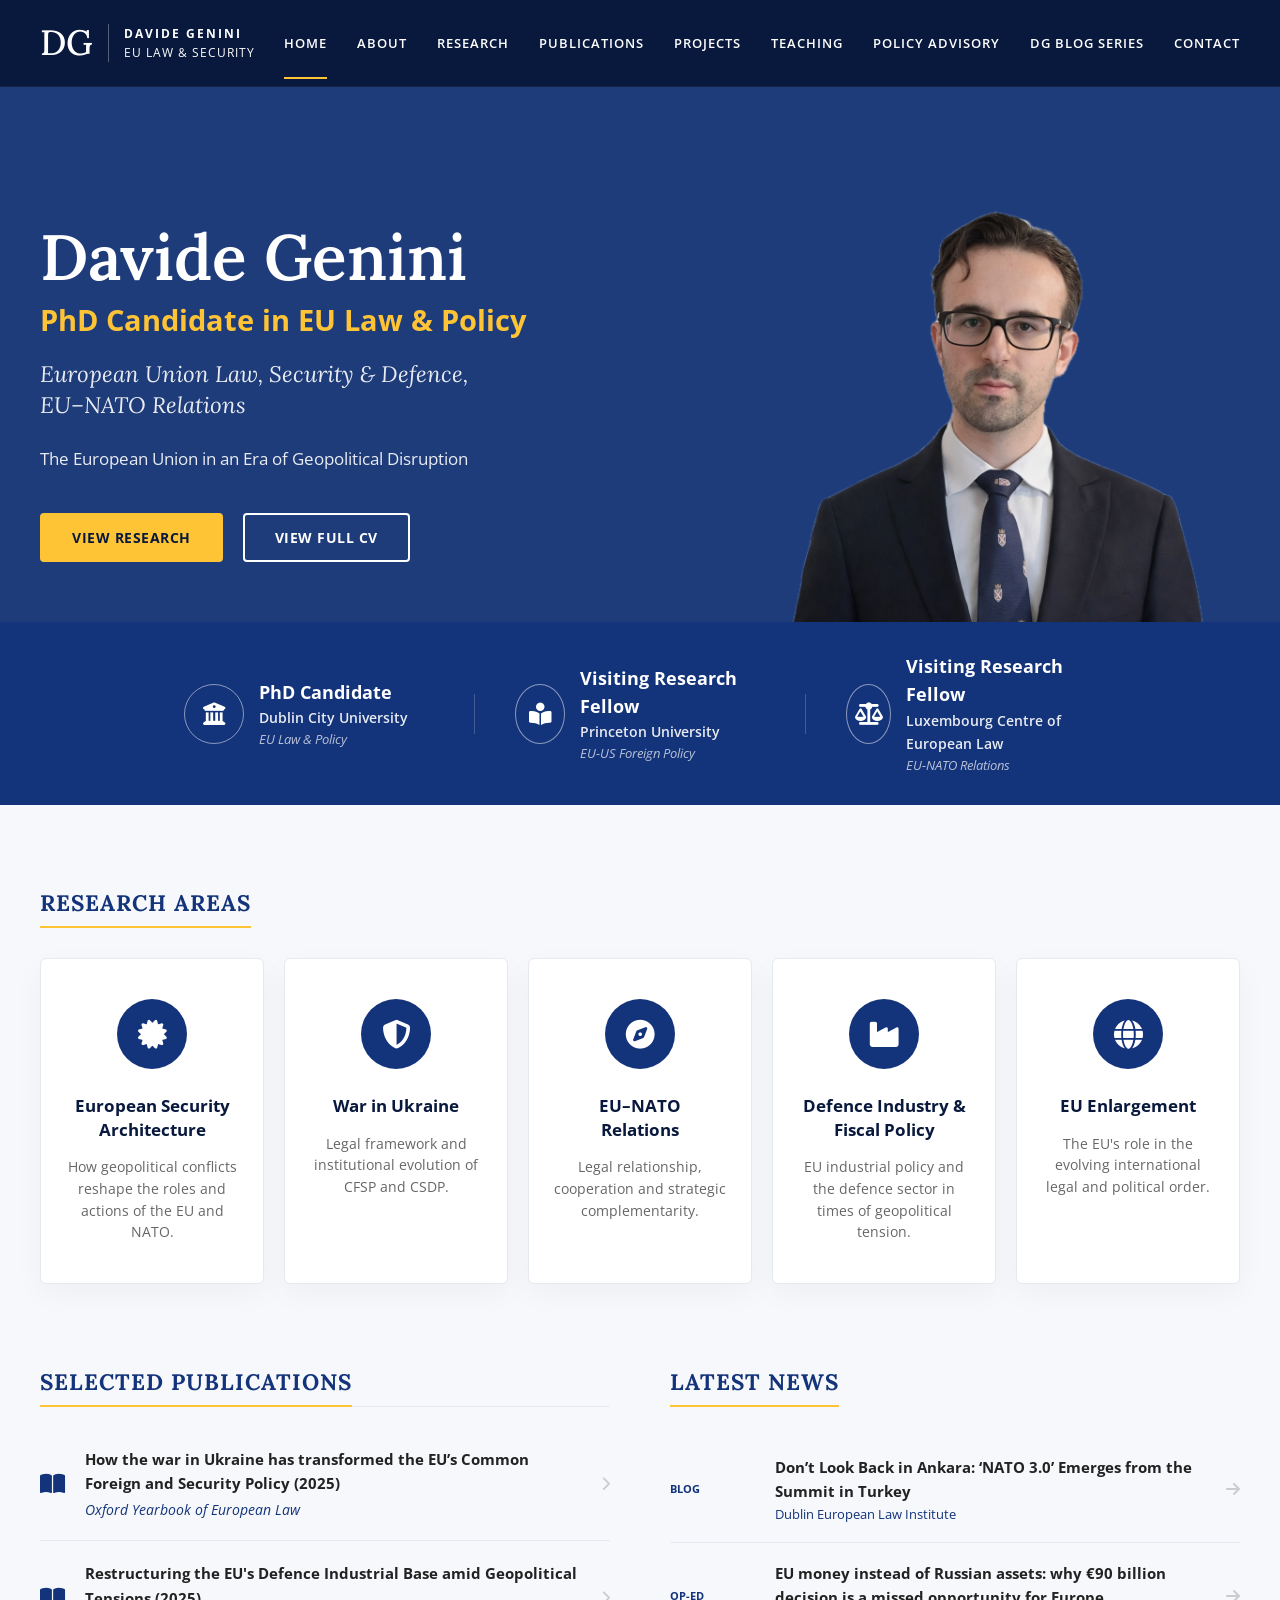
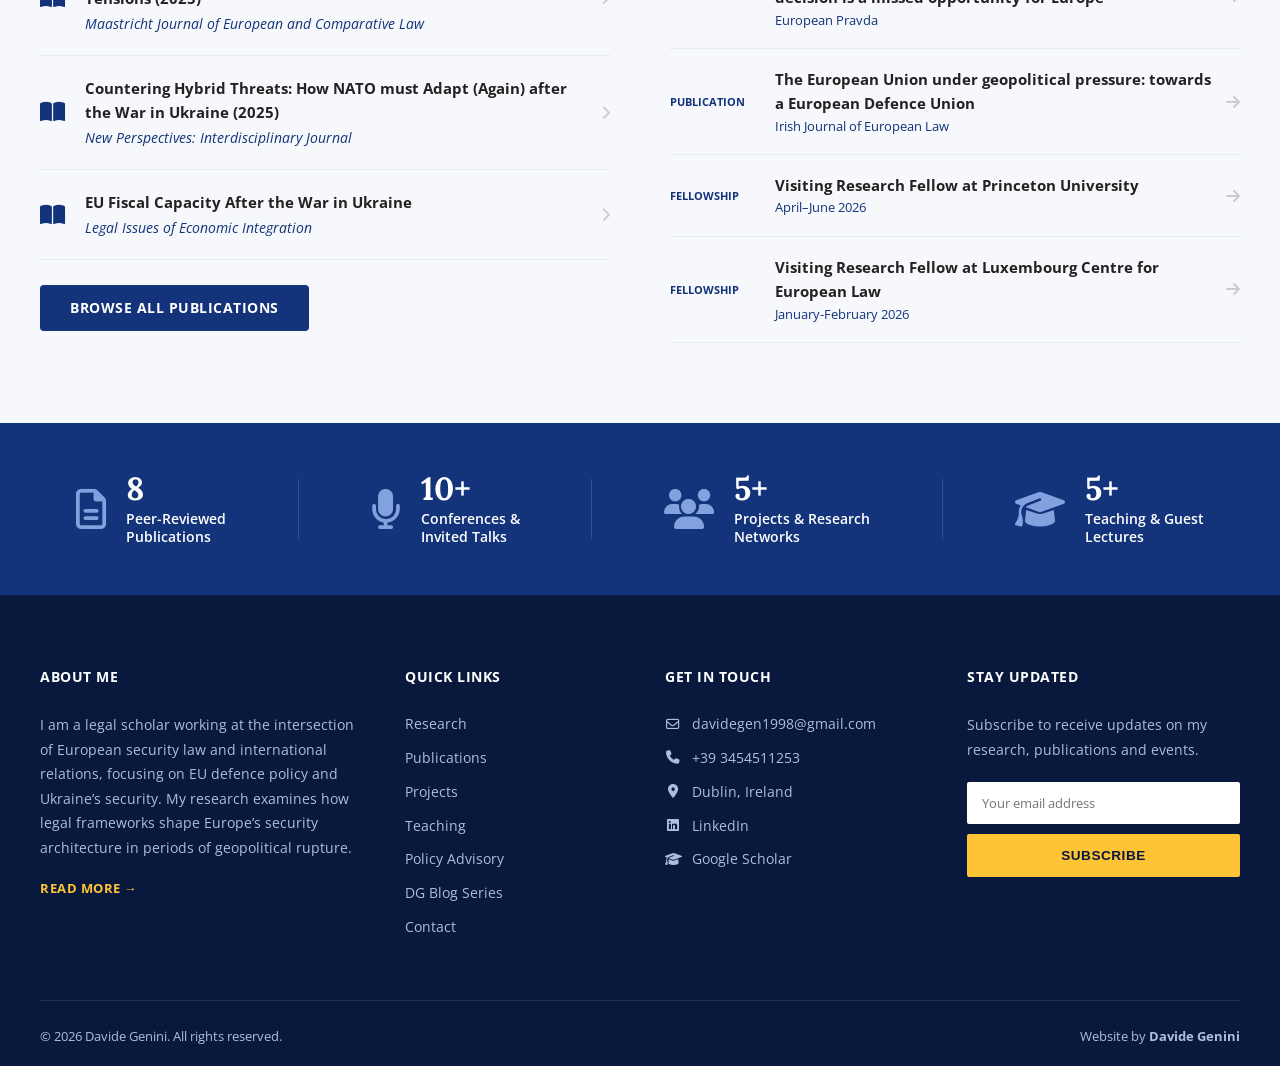
<file: index.html>
<!DOCTYPE html>
<html lang="en">
<head>
    <meta charset="UTF-8">
    <meta name="viewport" content="width=device-width, initial-scale=1.0">
    <title>Davide Genini | EU Law & Security</title>
    <link rel="stylesheet" href="styles.css">
    <link href="https://fonts.googleapis.com/css2?family=Lora:ital,wght@0,500;0,600;1,500&family=Open+Sans:wght@400;600;700&display=swap" rel="stylesheet">
    <link rel="stylesheet" href="https://cdnjs.cloudflare.com/ajax/libs/font-awesome/6.4.0/css/all.min.css">
</head>
<body>

<header>
    <nav class="navbar">
        <a href="index.html" class="logo">
            <h2 class="serif-font">DG</h2>
            <div class="logo-text">
            <strong>DAVIDE GENINI</strong>
            <span>EU LAW & SECURITY</span>
            </div>
        </a>
        <ul class="nav-links">
            <li><a href="#" class="active">HOME</a></li>
            <li><a href="about.html">ABOUT</a></li>
            <li><a href="#research">RESEARCH</a></li>
            <li><a href="#publications">PUBLICATIONS</a></li>
            <li><a href="#projects">PROJECTS</a></li>
            <li><a href="#teaching">TEACHING</a></li>
            <li><a href="advisory.html">POLICY ADVISORY</a></li>
            <li><a href="#blogseries">DG BLOG SERIES</a></li>
            <li><a href="#contact">CONTACT</a></li>
        </ul>
    </nav>
</header>

<section class="hero">
    <div class="hero-content">
        <div class="hero-text">
            <h1 class="serif-font">Davide Genini</h1>
            <h2 class="highlight-gold">PhD Candidate in EU Law & Policy</h2>
            <h3 class="serif-font italic-sub">European Union Law, Security & Defence,<br>EU–NATO Relations</h3>
            <p>The European Union in an Era of Geopolitical Disruption</p>
                <div class="buttons">
                    <a href="#research" class="btn primary">VIEW RESEARCH</a>
                    <a href="assets/Davide_Genini_CV.pdf" class="btn secondary" target="_blank">VIEW FULL CV</a>
                </div>
        </div>
        <div class="hero-image">
            <img src="assets/profile.png" alt="Davide Genini">
        </div>
    </div>
</section>

<section class="info-bar">
    <div class="info-item">
        <div class="icon-circle"><i class="fa-solid fa-building-columns"></i></div>
        <div class="info-text">
            <strong>PhD Candidate</strong>
            <span>Dublin City University</span>
            <small>EU Law & Policy</small>
        </div>
    </div>
    <div class="separator"></div>
    <div class="info-item">
        <div class="icon-circle"><i class="fa-solid fa-book-open-reader"></i></div>
        <div class="info-text">
            <strong>Visiting Research Fellow</strong>
            <span>Princeton University</span>
            <small>EU-US Foreign Policy</small>
        </div>
    </div>
    <div class="separator"></div>
    <div class="info-item">
        <div class="icon-circle"><i class="fa-solid fa-scale-balanced"></i></div>
        <div class="info-text">
            <strong>Visiting Research Fellow</strong>
            <span>Luxembourg Centre of European Law</span>
            <small>EU-NATO Relations</small>
        </div>
    </div>
</section>

<section id="research" class="research">
    <h2 class="section-title serif-font">RESEARCH AREAS</h2>
    <div class="cards">
        <div class="card">
            <div class="card-icon"><i class="fa-solid fa-certificate"></i></div>
            <h3 class="sans-bold">European Security<br>Architecture</h3>
            <p>How geopolitical conflicts reshape the roles and actions of the EU and NATO.</p>
        </div>
        <div class="card">
            <div class="card-icon"><i class="fa-solid fa-shield-halved"></i></div>
            <h3 class="sans-bold">War in Ukraine</h3>
            <p>Legal framework and institutional evolution of CFSP and CSDP.</p>
        </div>
        <div class="card">
            <div class="card-icon"><i class="fa-solid fa-compass"></i></div>
            <h3 class="sans-bold">EU–NATO<br>Relations</h3>
            <p>Legal relationship, cooperation and strategic complementarity.</p>
        </div>
        <div class="card">
            <div class="card-icon"><i class="fa-solid fa-industry"></i></div>
            <h3 class="sans-bold">Defence Industry &<br>Fiscal Policy</h3>
            <p>EU industrial policy and the defence sector in times of geopolitical tension.</p>
        </div>
        <div class="card">
            <div class="card-icon"><i class="fa-solid fa-globe"></i></div>
            <h3 class="sans-bold">EU Enlargement</h3>
            <p>The EU's role in the evolving international legal and political order.</p>
        </div>
    </div>
</section>

<section class="split-section">
    <div id="publications" class="publications">
        <div class="section-header">
            <h2 class="section-title serif-font">SELECTED PUBLICATIONS</h2>
        </div>
        <ul class="pub-list">
            <li>
                <div class="pub-icon"><i class="fa-solid fa-book-open"></i></div>
                <div class="pub-details">
                    <strong>How the war in Ukraine has transformed the EU’s Common Foreign and Security Policy (2025)</strong>
                    <em>Oxford Yearbook of European Law</em>
                </div>
                <div class="pub-arrow"><i class="fa-solid fa-chevron-right"></i></div>
            </li>
            <li>
                <div class="pub-icon"><i class="fa-solid fa-book-open"></i></div>
                <div class="pub-details">
                    <strong>Restructuring the EU's Defence Industrial Base amid Geopolitical Tensions (2025)</strong>
                    <em>Maastricht Journal of European and Comparative Law</em>
                </div>
                <div class="pub-arrow"><i class="fa-solid fa-chevron-right"></i></div>
            </li>
            <li>
                <div class="pub-icon"><i class="fa-solid fa-book-open"></i></div>
                <div class="pub-details">
                    <strong>Countering Hybrid Threats: How NATO must Adapt (Again) after the War in Ukraine (2025)</strong>
                    <em>New Perspectives: Interdisciplinary Journal</em>
                </div>
                <div class="pub-arrow"><i class="fa-solid fa-chevron-right"></i></div>
            </li>
            <li>
                <div class="pub-icon"><i class="fa-solid fa-book-open"></i></div>
                <div class="pub-details">
                    <strong>EU Fiscal Capacity After the War in Ukraine</strong>
                    <em>Legal Issues of Economic Integration</em>
                </div>
                <div class="pub-arrow"><i class="fa-solid fa-chevron-right"></i></div>
            </li>
        </ul>
        <a href="publications.html" class="btn primary-dark">BROWSE ALL PUBLICATIONS</a>
    </div>

    <div id="news" class="news">
        <h2 class="section-title serif-font">LATEST NEWS</h2>
    <ul class="news-list">
        <li>
            <a href="https://www.dcu.ie/blog/2151/dont-look-back-ankara-nato-30-emerges-summit-turkey"
            class="news-item"
            target="_blank"
            rel="noopener noreferrer">
            <span class="news-tag">Blog</span>
            <div class="news-content">
                <strong>Don’t Look Back in Ankara: ‘NATO 3.0’ Emerges from the Summit in Turkey</strong>
                <em>Dublin European Law Institute</em>
                </div>
            <i class="fa-solid fa-arrow-right"></i>
            </a>
        </li>   
        <li>
            <a href="https://www.eurointegration.com.ua/eng/articles/2026/05/12/7237394/"
            class="news-item"
           target="_blank" 
           rel="noopener noreferrer">
            <span class="news-tag">Op-Ed</span>
            <div class="news-content">
                <strong>EU money instead of Russian assets: why €90 billion decision is a missed opportunity for Europe</strong>
                <em>European Pravda</em>
                </div>
            <i class="fa-solid fa-arrow-right"></i>
            </a>
        </li>
        <li>
            <a href="https://isel.ie/article/the-european-union-under-geopolitical-pressure-towards-a-european-defence-union/"
            class="news-item"
           target="_blank" 
           rel="noopener noreferrer">
            <span class="news-tag">Publication</span>
            <div class="news-content">
                <strong>The European Union under geopolitical pressure: towards a European Defence Union</strong>
                <em>Irish Journal of European Law</em>
                </div>
            <i class="fa-solid fa-arrow-right"></i>
            </a>
        </li>
        <li>
        <a href="https://icea.spia.princeton.edu/people/davide-genini" 
           class="news-item" 
           target="_blank" 
           rel="noopener no
            referrer">
            <span class="news-tag">Fellowship</span>
            <div class="news-content">
                <strong>Visiting Research Fellow at Princeton University</strong>
                <em>April–June 2026</em>
            </div>
            <i class="fa-solid fa-arrow-right"></i>
        </a>
    </li>
    <li>
        <a href="https://www.uni.lu/lcel-en/"
            class="news-item"
            target="_blank"
            rel="noopener noreferrer">
            <span class="news-tag">Fellowship</span>
            <div class="news-content">
                <strong>Visiting Research Fellow at Luxembourg Centre for European Law</strong>
                <em>January-February 2026</em>
                </div>
            <i class="fa-solid fa-arrow-right"></i>
        </a>
        </li>
    </div>
</section>

<section class="stats">
    <div class="stat-inner">
        <div class="stat-item">
            <i class="fa-regular fa-file-lines"></i>
            <div class="stat-text">
                <strong class="serif-font">8</strong>
                <span>Peer-Reviewed<br>Publications</span>
            </div>
        </div>
        <div class="stat-divider"></div>
        <div class="stat-item">
            <i class="fa-solid fa-microphone"></i>
            <div class="stat-text">
                <strong class="serif-font">10+</strong>
                <span>Conferences &<br>Invited Talks</span>
            </div>
        </div>
        <div class="stat-divider"></div>
        <div class="stat-item">
            <i class="fa-solid fa-users"></i>
            <div class="stat-text">
                <strong class="serif-font">5+</strong>
                <span>Projects & Research<br>Networks</span>
            </div>
        </div>
        <div class="stat-divider"></div>
        <div class="stat-item">
            <i class="fa-solid fa-graduation-cap"></i>
            <div class="stat-text">
                <strong class="serif-font">5+</strong>
                <span>Teaching & Guest<br>Lectures</span>
            </div>
        </div>
    </div>
</section>

<footer id="contact">
    <div class="footer-container">
        <div class="footer-col about-col">
            <h4 class="sans-bold">ABOUT ME</h4>
            <p>I am a legal scholar working at the intersection of European security law and international relations, focusing on EU defence policy and Ukraine’s security. My research examines how legal frameworks shape Europe’s security architecture in periods of geopolitical rupture.</p>
            <a href="#about" class="text-gold bold-link">READ MORE &rarr;</a>
        </div>
        <div class="footer-col links-col">
            <h4 class="sans-bold">QUICK LINKS</h4>
            <ul>
                <li><a href="#research">Research</a></li>
                <li><a href="#publications">Publications</a></li>
                <li><a href="#projects">Projects</a></li>
                <li><a href="#teaching">Teaching</a></li>
                <li><a href="#advisory">Policy Advisory</a></li>
                <li><a href="#blogseries">DG Blog Series</a></li>
                <li><a href="#contact">Contact</a></li>
            </ul>
        </div>
        <div class="footer-col contact-col">
            <h4 class="sans-bold">GET IN TOUCH</h4>
            <ul class="contact-info">
                <li><i class="fa-regular fa-envelope"></i><a href="mailto:davidegen1998@gmail.com">davidegen1998@gmail.com</a></li>
                <li><i class="fa-solid fa-phone"></i> +39 3454511253</li>
                <li><i class="fa-solid fa-location-dot"></i> Dublin, Ireland</li>
                <li><i class="fa-brands fa-linkedin"></i><a href="https://www.linkedin.com/in/davide-genini-66a1b4222/" target="_blank" rel="noopener noreferrer"> LinkedIn</a></li>
                <li><i class="fa-solid fa-graduation-cap"></i> <a href="https://scholar.google.com/citations?user=fkg1vEgAAAAJ&hl=it" target="_blank"> Google Scholar</a></li>
            </ul>
        </div>
        <div class="footer-col form-col">
            <h4 class="sans-bold">STAY UPDATED</h4>
            <p>Subscribe to receive updates on my research, publications and events.</p>
            <form class="subscribe-form">
                <input type="email" placeholder="Your email address">
                <button type="submit" class="btn primary full-width">SUBSCRIBE</button>
            </form>
        </div>
    </div>
    <div class="footer-bottom">
        <p>&copy; 2026 Davide Genini. All rights reserved.</p>
        <p>Website by <strong>Davide Genini</strong></p>
    </div>
</footer>

<script src="script.js"></script>
</body>
</html>
</file>
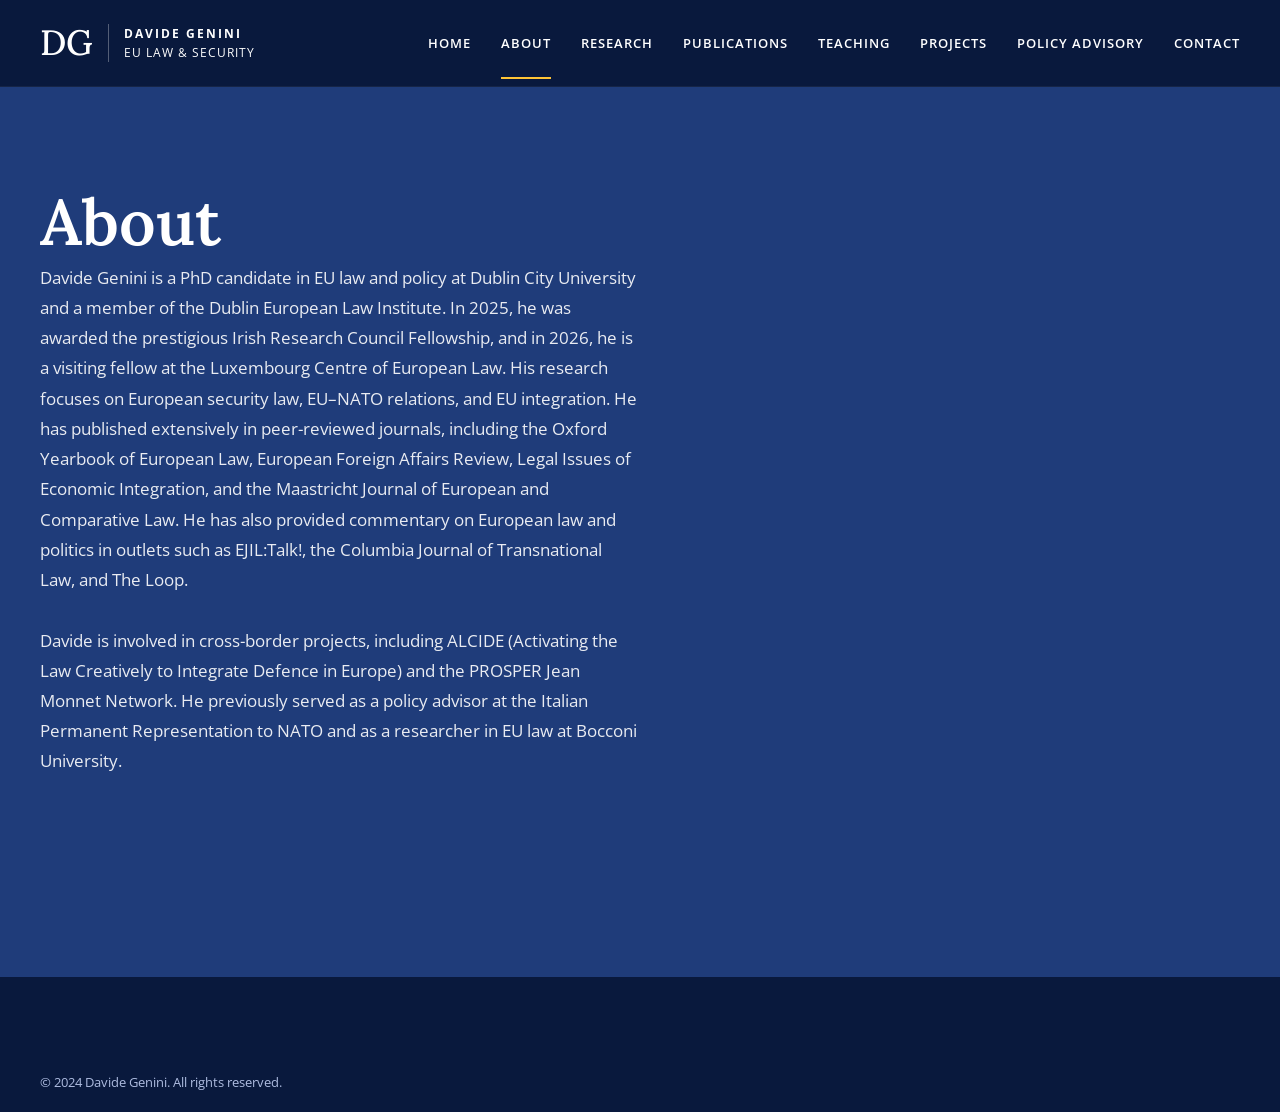
<file: about.html>
<!DOCTYPE html>
<html lang="en">
<head>
    <meta charset="UTF-8">
    <meta name="viewport" content="width=device-width, initial-scale=1.0">
    <title>About | Davide Genini</title>
    <link rel="stylesheet" href="styles.css">
    <link href="https://fonts.googleapis.com/css2?family=Lora:ital,wght@0,500;0,600;1,500&family=Open+Sans:wght@400;600;700&display=swap" rel="stylesheet">
    <link rel="stylesheet" href="https://cdnjs.cloudflare.com/ajax/libs/font-awesome/6.4.0/css/all.min.css">
</head>
<body>

<header>
    <nav class="navbar">
        <a href="index.html" class="logo">
            <h2 class="serif-font">DG</h2>
            <div class="logo-text">
            <strong>DAVIDE GENINI</strong>
            <span>EU LAW & SECURITY</span>
            </div>
        </a>
<ul class="nav-links">
    <li><a href="index.html">HOME</a></li>
    <li><a href="about.html" class="active">ABOUT</a></li>
    <li><a href="#research">RESEARCH</a></li>
    <li><a href="publications.html">PUBLICATIONS</a></li>
    <li><a href="#teaching">TEACHING</a></li>
    <li><a href="#projects">PROJECTS</a></li>
    <li><a href="advisory.html">POLICY ADVISORY</a></li>
    <li><a href="#contact">CONTACT</a></li>
</ul>
    </nav>
</header>

<section class="hero" style="padding: 100px 0;">
    <div class="hero-content">
        <div class="hero-text">
            <h1 class="serif-font">About</h1>
            <p style="max-width: 700px; line-height: 1.8;">

Davide Genini is a PhD candidate in EU law and policy at Dublin City University and a member of the Dublin European Law Institute. In 2025, he was awarded the prestigious Irish Research Council Fellowship, and in 2026, he is a visiting fellow at the Luxembourg Centre of European Law. His research focuses on European security law, EU–NATO relations, and EU integration. He has published extensively in peer-reviewed journals, including the Oxford Yearbook of European Law, European Foreign Affairs Review, Legal Issues of Economic Integration, and the Maastricht Journal of European and Comparative Law. He has also provided commentary on European law and politics in outlets such as EJIL:Talk!, the Columbia Journal of Transnational Law, and The Loop.

<br><br>

Davide is involved in cross-border projects, including ALCIDE (Activating the Law Creatively to Integrate Defence in Europe) and the PROSPER Jean Monnet Network. He previously served as a policy advisor at the Italian Permanent Representation to NATO and as a researcher in EU law at Bocconi University.

            </p>
        </div>
    </div>
</section>

<footer>
    <div class="footer-bottom">
        <p>&copy; 2024 Davide Genini. All rights reserved.</p>
    </div>
</footer>

</body>
</html>
</file>
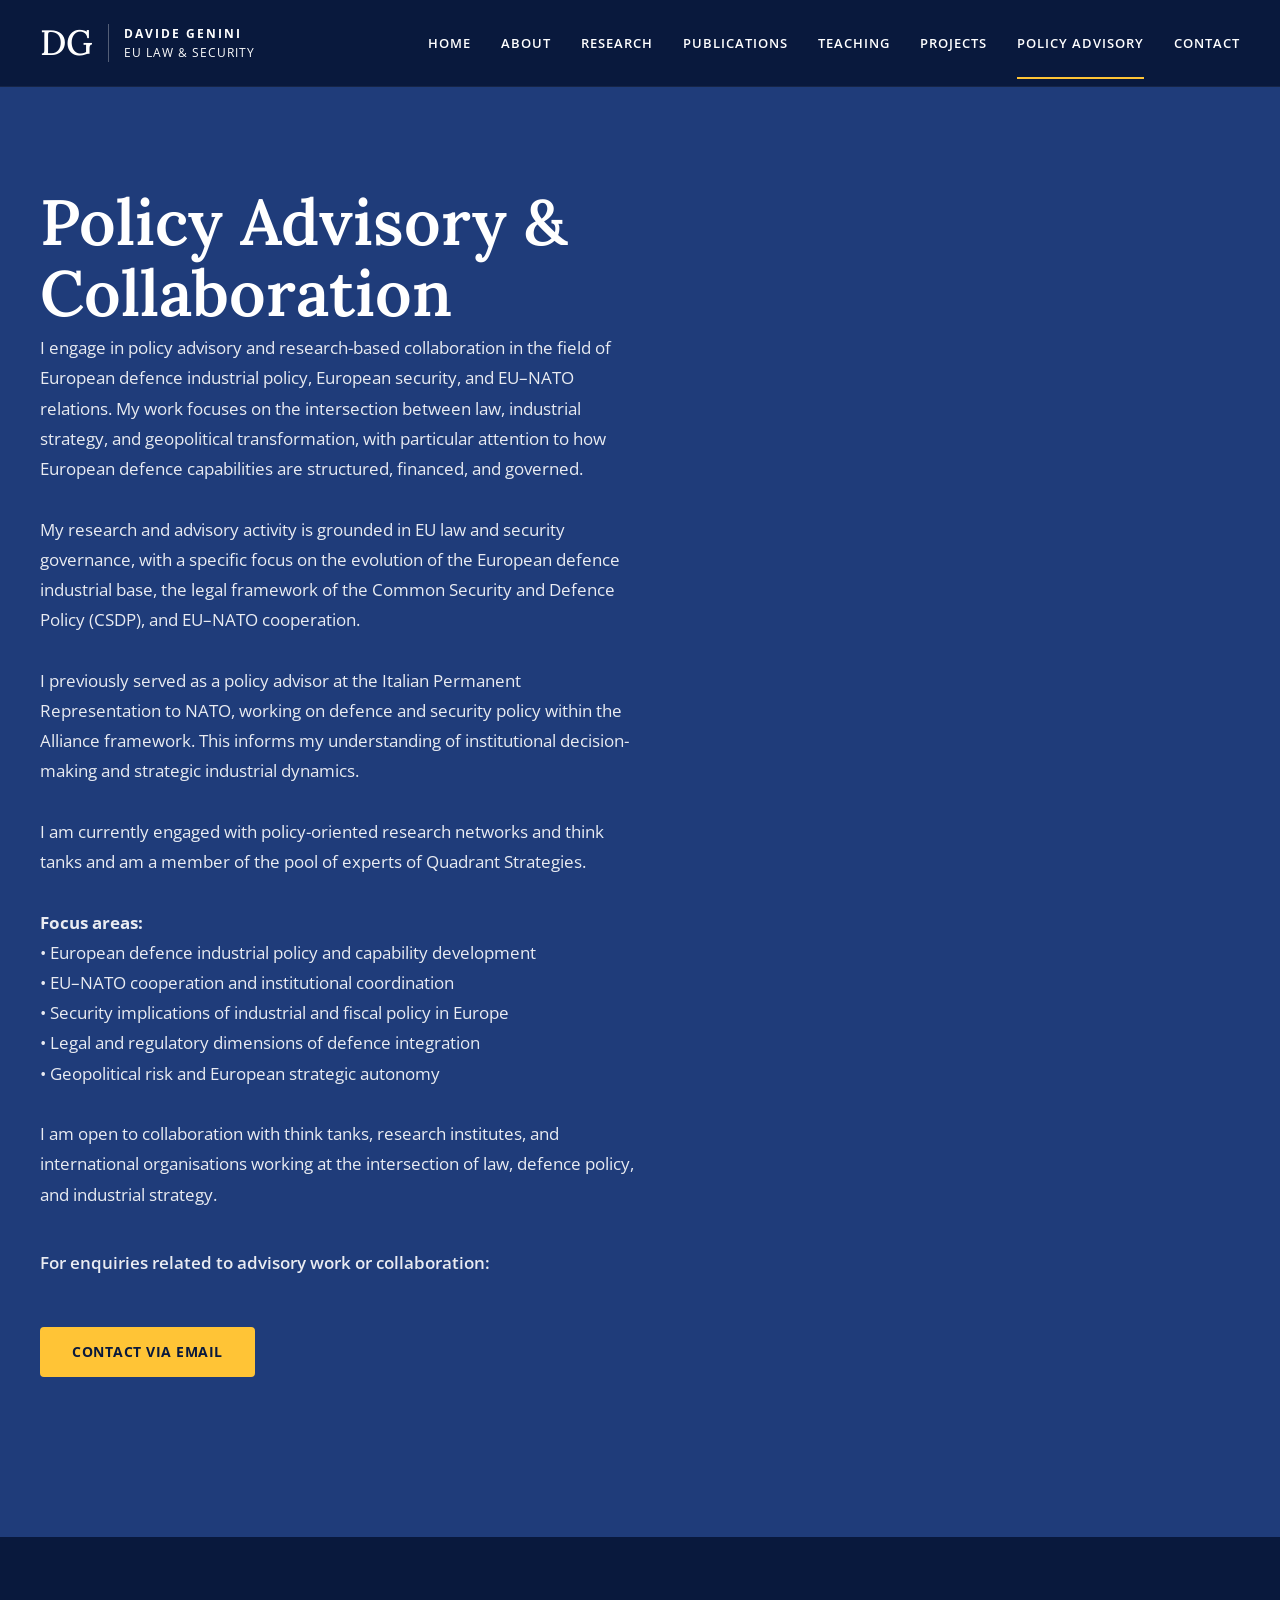
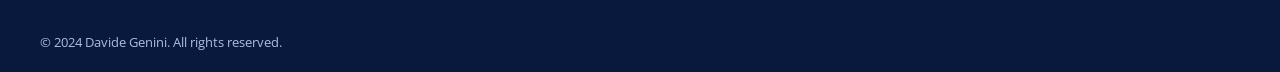
<file: advisory.html>
<!DOCTYPE html>
<html lang="en">
<head>
    <meta charset="UTF-8">
    <meta name="viewport" content="width=device-width, initial-scale=1.0">
    <title>Policy Advisory | Davide Genini</title>

    <link rel="stylesheet" href="styles.css">
    <link href="https://fonts.googleapis.com/css2?family=Lora:ital,wght@0,500;0,600;1,500&family=Open+Sans:wght@400;600;700&display=swap" rel="stylesheet">
    <link rel="stylesheet" href="https://cdnjs.cloudflare.com/ajax/libs/font-awesome/6.4.0/css/all.min.css">
</head>

<body>

<header>
    <nav class="navbar">
        <a href="index.html" class="logo">
            <h2 class="serif-font">DG</h2>
            <div class="logo-text">
                <strong>DAVIDE GENINI</strong>
                <span>EU LAW & SECURITY</span>
            </div>
        </a>

<ul class="nav-links">
    <li><a href="index.html">HOME</a></li>
    <li><a href="about.html">ABOUT</a></li>
    <li><a href="#research">RESEARCH</a></li>
    <li><a href="publications.html">PUBLICATIONS</a></li>
    <li><a href="#teaching">TEACHING</a></li>
    <li><a href="#projects">PROJECTS</a></li>
    <li><a href="advisory.html" class="active">POLICY ADVISORY</a></li>
    <li><a href="#contact">CONTACT</a></li>
</ul>
    </nav>
</header>

<section class="hero" style="padding: 100px 0;">
    <div class="hero-content">
        <div class="hero-text">

            <h1 class="serif-font">Policy Advisory & Collaboration</h1>

            <p style="max-width: 750px; line-height: 1.8;">

I engage in policy advisory and research-based collaboration in the field of European defence industrial policy, European security, and EU–NATO relations. My work focuses on the intersection between law, industrial strategy, and geopolitical transformation, with particular attention to how European defence capabilities are structured, financed, and governed.

<br><br>

My research and advisory activity is grounded in EU law and security governance, with a specific focus on the evolution of the European defence industrial base, the legal framework of the Common Security and Defence Policy (CSDP), and EU–NATO cooperation.

<br><br>

I previously served as a policy advisor at the Italian Permanent Representation to NATO, working on defence and security policy within the Alliance framework. This informs my understanding of institutional decision-making and strategic industrial dynamics.

<br><br>

I am currently engaged with policy-oriented research networks and think tanks and am a member of the pool of experts of Quadrant Strategies.

<br><br>

<strong>Focus areas:</strong><br>
• European defence industrial policy and capability development<br>
• EU–NATO cooperation and institutional coordination<br>
• Security implications of industrial and fiscal policy in Europe<br>
• Legal and regulatory dimensions of defence integration<br>
• Geopolitical risk and European strategic autonomy

<br><br>

I am open to collaboration with think tanks, research institutes, and international organisations working at the intersection of law, defence policy, and industrial strategy.

            </p>

<div style="margin-top: 30px;">
    <p style="font-weight: 600;">
        For enquiries related to advisory work or collaboration:
    </p>

    <a href="mailto:davidegen1998@gmail.com" class="btn primary" style="margin-top: 10px; display: inline-block;">
        CONTACT VIA EMAIL
    </a>
</div>
            
        </div>
    </div>
</section>
    
    
<footer>
    <div class="footer-bottom">
        <p>&copy; 2024 Davide Genini. All rights reserved.</p>
    </div>
</footer>

</body>
</html>
</file>
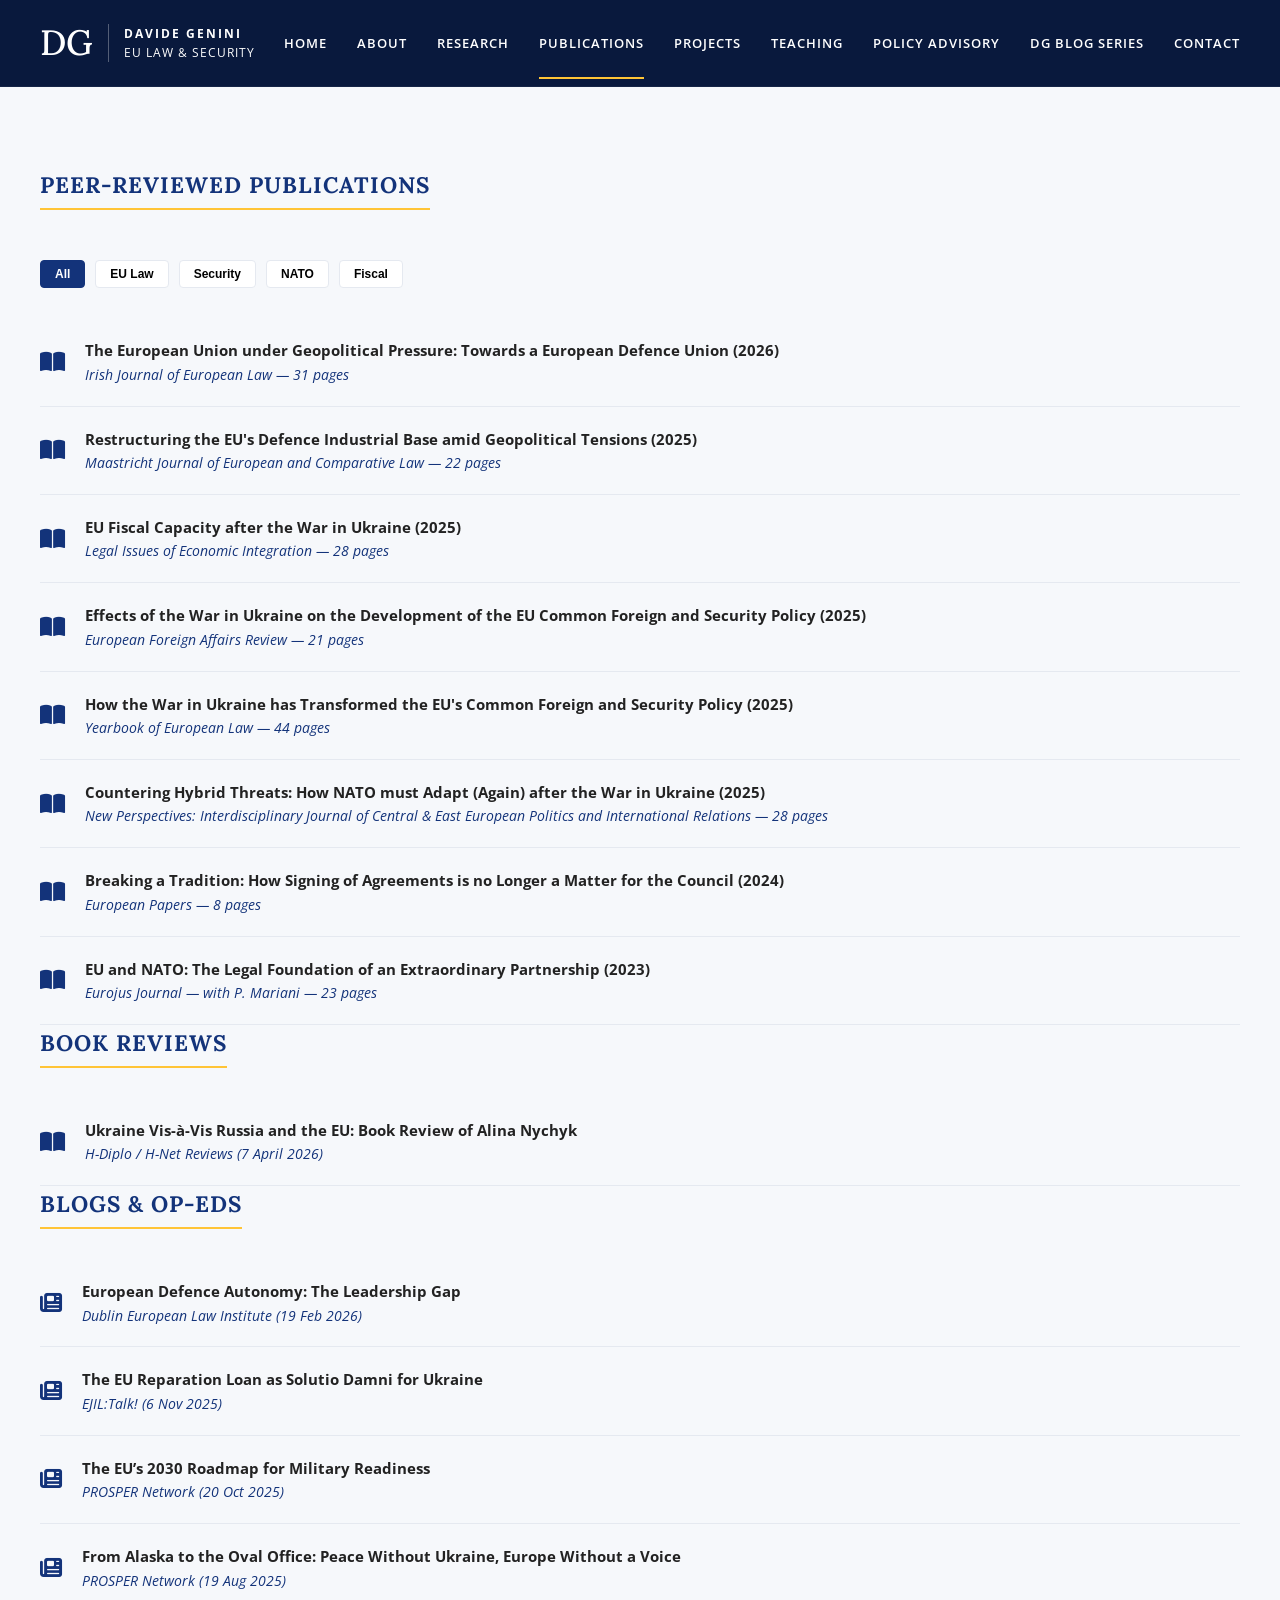
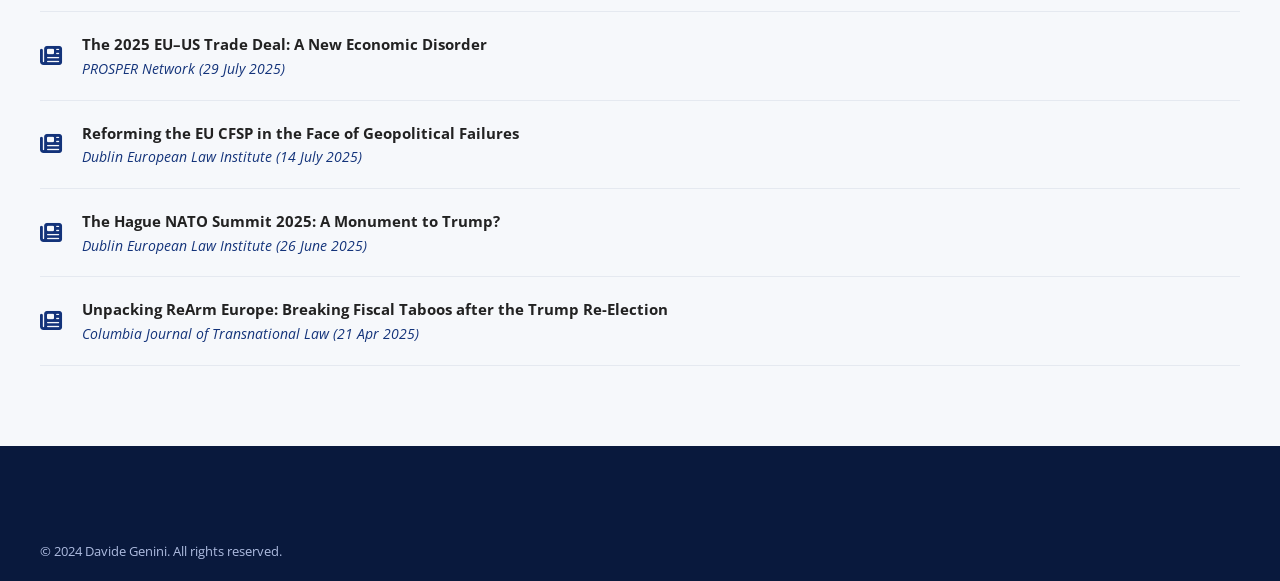
<file: publications.html>
<!DOCTYPE html>
<html lang="en">
<head>
    <meta charset="UTF-8">
    <meta name="viewport" content="width=device-width, initial-scale=1.0">
    <title>Peer-Reviewed Publications | Davide Genini</title>
    <link rel="stylesheet" href="styles.css">
    <link href="https://fonts.googleapis.com/css2?family=Lora:ital,wght@0,500;0,600;1,500&family=Open+Sans:wght@400;600;700&display=swap" rel="stylesheet">
    <link rel="stylesheet" href="https://cdnjs.cloudflare.com/ajax/libs/font-awesome/6.4.0/css/all.min.css">
</head>

<body>

<header>
    <nav class="navbar">
        <a href="index.html" class="logo">
            <h2 class="serif-font">DG</h2>
            <div class="logo-text">
                <strong>DAVIDE GENINI</strong>
                <span>EU LAW & SECURITY</span>
            </div>
        </a>

        <ul class="nav-links">
            <li><a href="index.html">HOME</a></li>
            <li><a href="about.html">ABOUT</a></li>
            <li><a href="index.html#research">RESEARCH</a></li>
            <li><a href="publications.html" class="active">PUBLICATIONS</a></li>
            <li><a href="projects.html">PROJECTS</a></li>
            <li><a href="teaching.html">TEACHING</a></li>
            <li><a href="advisory.html">POLICY ADVISORY</a></li>
            <li><a href="blogseries.html">DG BLOG SERIES</a></li>
            <li><a href="contact.html">CONTACT</a></li>
        </ul>
    </nav>
</header>

<section class="research">
    <h2 class="section-title serif-font">PEER-REVIEWED PUBLICATIONS</h2>
    <div class="pub-filters">
        <button class="filter-btn active" data-filter="all">All</button>
        <button class="filter-btn" data-filter="eulaw">EU Law</button>
        <button class="filter-btn" data-filter="security">Security</button>
        <button class="filter-btn" data-filter="nato">NATO</button>
        <button class="filter-btn" data-filter="fiscal">Fiscal</button>
    </div>

    <ul class="pub-list">

    <li data-category="eulaw security">
        <div class="pub-icon"><i class="fa-solid fa-book-open"></i></div>
        <div class="pub-details">
            <a href="PUT_LINK_HERE" target="_blank">
                <strong>The European Union under Geopolitical Pressure: Towards a European Defence Union (2026)</strong>
            </a>
            <em>Irish Journal of European Law — 31 pages</em>
        </div>
    </li>

    <li data-category="eulaw security nato">
        <div class="pub-icon"><i class="fa-solid fa-book-open"></i></div>
        <div class="pub-details">
            <a href="https://doi.org/10.1177/1023263X251394132" target="_blank">
                <strong>Restructuring the EU's Defence Industrial Base amid Geopolitical Tensions (2025)</strong>
            </a>
            <em>Maastricht Journal of European and Comparative Law — 22 pages</em>
        </div>
    </li>

    <li data-category="fiscal eulaw security">
        <div class="pub-icon"><i class="fa-solid fa-book-open"></i></div>
        <div class="pub-details">
            <a href="https://doi.org/10.54648/leie2025013" target="_blank">
                <strong>EU Fiscal Capacity after the War in Ukraine (2025)</strong>
            </a>
            <em>Legal Issues of Economic Integration — 28 pages</em>
        </div>
    </li>

    <li data-category="security eulaw">
        <div class="pub-icon"><i class="fa-solid fa-book-open"></i></div>
        <div class="pub-details">
            <a href="https://doi.org/10.54648/eerr2025015" target="_blank">
                <strong>Effects of the War in Ukraine on the Development of the EU Common Foreign and Security Policy (2025)</strong>
            </a>
            <em>European Foreign Affairs Review — 21 pages</em>
        </div>
    </li>

    <li data-category="security eulaw">
        <div class="pub-icon"><i class="fa-solid fa-book-open"></i></div>
        <div class="pub-details">
            <a href="https://doi.org/10.1093/yel/yeaf003" target="_blank">
                <strong>How the War in Ukraine has Transformed the EU's Common Foreign and Security Policy (2025)</strong>
            </a>
            <em>Yearbook of European Law — 44 pages</em>
        </div>
    </li>

    <li data-category="security nato">
        <div class="pub-icon"><i class="fa-solid fa-book-open"></i></div>
        <div class="pub-details">
            <a href="https://doi.org/10.1177/2336825X251322719" target="_blank">
                <strong>Countering Hybrid Threats: How NATO must Adapt (Again) after the War in Ukraine (2025)</strong>
            </a>
            <em>New Perspectives: Interdisciplinary Journal of Central & East European Politics and International Relations — 28 pages</em>
        </div>
    </li>

    <li data-category="eulaw security">
        <div class="pub-icon"><i class="fa-solid fa-book-open"></i></div>
        <div class="pub-details">
            <a href="https://www.europeanpapers.eu/europeanforum/breaking-tradition-how-signing-agreements-no-longer-matter-council" target="_blank">
                <strong>Breaking a Tradition: How Signing of Agreements is no Longer a Matter for the Council (2024)</strong>
            </a>
            <em>European Papers — 8 pages</em>
        </div>
    </li>

    <li data-category="eulaw security nato">
        <div class="pub-icon"><i class="fa-solid fa-book-open"></i></div>
        <div class="pub-details">
            <a href="https://rivista.eurojus.it/wp-content/uploads/pdf/Here-6.pdf" target="_blank">
                <strong>EU and NATO: The Legal Foundation of an Extraordinary Partnership (2023)</strong>
            </a>
            <em>Eurojus Journal — with P. Mariani — 23 pages</em>
        </div>
    </li>


        
<h3 class="section-title serif-font">BOOK REVIEWS</h3>

<ul class="pub-list">

<li data-category="bookreview security eulaw">
    <div class="pub-icon"><i class="fa-solid fa-book-open"></i></div>
    <div class="pub-details">
        <a href="https://issforum.org/reviews/h-diplojervis-forum-review-179-genini-on-nychyk-_ukraine-vis-a-vis-russia-and-the-eu_" target="_blank">
            <strong>Ukraine Vis-à-Vis Russia and the EU: Book Review of Alina Nychyk</strong>
        </a>
        <em>H-Diplo / H-Net Reviews (7 April 2026)</em>
    </div>
</li>

</ul>


       <h3 class="section-title serif-font">BLOGS & OP-EDS</h3>
    <ul class="pub-list">
<li data-category="blog">
    <div class="pub-icon"><i class="fa-solid fa-newspaper"></i></div>
    <div class="pub-details">
        <a href="https://www.dcu.ie/blog/2151/european-defence-autonomy-leadership-gap" target="_blank">
            <strong>European Defence Autonomy: The Leadership Gap</strong>
        </a>
        <em>Dublin European Law Institute (19 Feb 2026)</em>
    </div>
</li>

<li data-category="blog">
    <div class="pub-icon"><i class="fa-solid fa-newspaper"></i></div>
    <div class="pub-details">
        <a href="https://www.ejiltalk.org/the-eu-reparation-loan-as-solutio-damni-for-ukraine/" target="_blank">
            <strong>The EU Reparation Loan as Solutio Damni for Ukraine</strong>
        </a>
        <em>EJIL:Talk! (6 Nov 2025)</em>
    </div>
</li>

<li data-category="blog">
    <div class="pub-icon"><i class="fa-solid fa-newspaper"></i></div>
    <div class="pub-details">
        <a href="https://prospernetwork.eu/the-eus-2030-roadmap-for-military-readiness/" target="_blank">
            <strong>The EU’s 2030 Roadmap for Military Readiness</strong>
        </a>
        <em>PROSPER Network (20 Oct 2025)</em>
    </div>
</li>

<li data-category="blog">
    <div class="pub-icon"><i class="fa-solid fa-newspaper"></i></div>
    <div class="pub-details">
        <a href="https://prospernetwork.eu/from-alaska-to-the-oval-office-peace-without-ukraine-europe-without-a-voice/" target="_blank">
            <strong>From Alaska to the Oval Office: Peace Without Ukraine, Europe Without a Voice</strong>
        </a>
        <em>PROSPER Network (19 Aug 2025)</em>
    </div>
</li>

<li data-category="blog">
    <div class="pub-icon"><i class="fa-solid fa-newspaper"></i></div>
    <div class="pub-details">
        <a href="https://prospernetwork.eu/the-2025-eu-us-trade-deal-a-new-economic-disorder/" target="_blank">
            <strong>The 2025 EU–US Trade Deal: A New Economic Disorder</strong>
        </a>
        <em>PROSPER Network (29 July 2025)</em>
    </div>
</li>

<li data-category="blog">
    <div class="pub-icon"><i class="fa-solid fa-newspaper"></i></div>
    <div class="pub-details">
        <a href="https://www.dcu.ie/blog/2151/reforming-eu-cfsp-face-geopolitical-failures" target="_blank">
            <strong>Reforming the EU CFSP in the Face of Geopolitical Failures</strong>
        </a>
        <em>Dublin European Law Institute (14 July 2025)</em>
    </div>
</li>

<li data-category="blog">
    <div class="pub-icon"><i class="fa-solid fa-newspaper"></i></div>
    <div class="pub-details">
        <a href="https://www.dcu.ie/blog/2151/hague-nato-summit-2025-monument-trump" target="_blank">
            <strong>The Hague NATO Summit 2025: A Monument to Trump?</strong>
        </a>
        <em>Dublin European Law Institute (26 June 2025)</em>
    </div>
</li>

<li data-category="blog">
    <div class="pub-icon"><i class="fa-solid fa-newspaper"></i></div>
    <div class="pub-details">
        <a href="https://www.jtl.columbia.edu/bulletin-blog/a-shot-in-the-dark-canada-accuses-india-of-assassinating-prominent-canadian-sikh-leader-dbkag-cwfbj-7j9ff-43gw7" target="_blank">
            <strong>Unpacking ReArm Europe: Breaking Fiscal Taboos after the Trump Re-Election</strong>
        </a>
        <em>Columbia Journal of Transnational Law (21 Apr 2025)</em>
    </div>
</li>
        
    </ul>
        
</section>

<footer>
    <div class="footer-bottom">
        <p>&copy; 2024 Davide Genini. All rights reserved.</p>
    </div>
</footer>

    <script>
const buttons = document.querySelectorAll('.filter-btn');
const items = document.querySelectorAll('.pub-list li');

buttons.forEach(btn => {
    btn.addEventListener('click', () => {

        buttons.forEach(b => b.classList.remove('active'));
        btn.classList.add('active');

        const filter = btn.dataset.filter;

        items.forEach(item => {
            const categories = item.dataset.category;

            if (filter === 'all' || categories.includes(filter)) {
                item.style.display = 'flex';
            } else {
                item.style.display = 'none';
            }
        });
    });
});
</script>
    
</body>
</html>
</file>
<file: styles.css>
/* --- EXACT COLOR VARIABLES --- */
:root {
    --primary-blue: #09193d; /* Very dark navbar/footer */
    --hero-blue: #0b1f4c;    /* Deep blue gradient start */
    --hero-light: #163a8a;   /* Deep blue gradient end */
    --mid-blue: #13337a;     /* Info bar / buttons / stats */
    --accent-gold: #ffc436;  /* Vivid yellow/gold */
    --text-dark: #222222;    /* Charcoal for standard text */
    --text-gray: #666666;    /* Medium gray for descriptions */
    --bg-light: #f6f8fb;     /* Very pale blue/gray for main background */
    --border-color: #e5e9f0; /* Soft borders */
}

/* --- BASE TYPOGRAPHY --- */
* {
    margin: 0;
    padding: 0;
    box-sizing: border-box;
}

body {
    font-family: 'Open Sans', sans-serif;
    color: var(--text-dark);
    line-height: 1.6;
    background-color: var(--bg-light);
    -webkit-font-smoothing: antialiased;
}

/* Typographic Utility Classes */
.serif-font { font-family: 'Lora', serif; }
.sans-bold { font-weight: 700; color: var(--primary-blue); }
.italic-sub { font-style: italic; font-weight: 400; }
a { text-decoration: none; transition: all 0.3s ease; }

/* --- HEADER / NAVBAR --- */
header {
    background-color: var(--primary-blue);
    color: white;
    padding: 15px 0;
    border-bottom: 1px solid rgba(255,255,255,0.05);
}

.navbar {
    display: flex;
    justify-content: space-between;
    align-items: center;
    max-width: 1300px;
    margin: 0 auto;
    padding: 0 40px;
}

.logo {
    display: flex;
    align-items: center;
    gap: 15px;
    text-decoration: none;
    color: white; /* force navbar color */
}

.logo:hover {
    opacity: 0.85;
    cursor: pointer;
}

.logo h2 {
    font-size: 2.2rem;
    color: white;
    font-weight: 500;
}

.logo-text {
    display: flex;
    flex-direction: column;
    font-size: 0.75rem;
    letter-spacing: 1px;
    border-left: 1px solid rgba(255,255,255,0.3);
    padding-left: 15px;
}

.logo-text strong { letter-spacing: 2px; }

.logo {
    flex-shrink: 0;
}

.nav-links {
    list-style: none;
    display: flex;
    gap: 30px;
    font-size: 0.8rem;
    font-weight: 600;
    letter-spacing: 1px;
}

.nav-links a {
    color: white;
    padding-bottom: 25px; /* Pushes the border down to align with bottom of header */
    border-bottom: 2px solid transparent;
}

.nav-links a:hover, .nav-links a.active {
    color: white;
    border-bottom: 2px solid var(--accent-gold);
}

/* --- HERO SECTION --- */
.hero {
    background: #1f3c7a; /* deep EU/NATO blue */
    color: white;
    padding: 60px 0 0 0; /* No bottom padding so image touches bottom */
    position: relative;
    overflow: hidden;
}

.hero-content {
    display: flex;
    justify-content: space-between;
    align-items: flex-end; /* Aligns image to the bottom */
    max-width: 1300px;
    margin: 0 auto;
    padding: 0 40px;
}

.hero-text {
    max-width: 600px;
    padding-bottom: 60px; /* Restores padding for text */
}

.hero-text h1 {
    font-size: 4rem;
    font-weight: 600;
    margin-bottom: 5px;
    line-height: 1.1;
}

.highlight-gold {
    color: var(--accent-gold);
    font-size: 1.8rem;
    font-weight: 700;
    margin-bottom: 15px;
}

.hero-text h3 {
    font-size: 1.4rem;
    margin-bottom: 25px;
    opacity: 0.9;
    line-height: 1.4;
}

.hero-text p {
    font-size: 1.05rem;
    margin-bottom: 40px;
    opacity: 0.9;
}

.buttons {
    display: flex;
    gap: 20px;
}

.btn {
    padding: 12px 30px;
    font-weight: 700;
    border-radius: 4px;
    font-size: 0.85rem;
    letter-spacing: 0.5px;
    cursor: pointer;
    text-align: center;
}

.btn.primary {
    background-color: var(--accent-gold);
    color: var(--primary-blue);
    border: 2px solid var(--accent-gold);
}

.btn.primary:hover {
    background-color: #e5ae2f;
    border-color: #e5ae2f;
}

.btn.secondary {
    background-color: transparent;
    color: white;
    border: 2px solid white;
}

.btn.secondary:hover {
    background-color: rgba(255,255,255,0.1);
}

.hero-image {
    width: 480px;
    margin-bottom: -5px; /* Ensures pixel-perfect alignment with bottom edge */
    z-index: 2;
}

.hero-image img {
    width: 100%;
    display: block;
}

/* --- INFO BAR --- */
.info-bar {
    display: flex;
    justify-content: center;
    align-items: center;
    background-color: var(--mid-blue);
    padding: 30px;
    color: white;
}

.separator {
    width: 1px;
    height: 40px;
    background-color: rgba(255,255,255,0.2);
    margin: 0 40px;
}

.info-item {
    display: flex;
    align-items: center;
    gap: 15px;
    width: 250px;
}

.icon-circle {
    width: 60px;
    height: 60px;
    border: 1px solid rgba(255,255,255,0.5);
    border-radius: 50%;
    display: flex;
    align-items: center;
    justify-content: center;
    font-size: 1.4rem;
}

.info-text { display: flex; flex-direction: column; }
.info-text strong { font-size: 1.1rem; font-weight: 700; }
.info-text span { font-size: 0.9rem; font-weight: 600; opacity: 0.9; }
.info-text small { font-size: 0.8rem; font-style: italic; opacity: 0.7; }

/* --- RESEARCH SECTION --- */
.research {
    padding: 80px 40px;
    max-width: 1300px;
    margin: 0 auto;
}

.section-title {
    color: var(--mid-blue);
    font-size: 1.4rem;
    margin-bottom: 30px;
    text-transform: uppercase;
    letter-spacing: 1px;
    border-bottom: 2px solid var(--accent-gold);
    display: inline-block;
    padding-bottom: 5px;
}

.cards {
    display: flex;
    justify-content: space-between;
    gap: 20px;
}

.card {
    background: white;
    padding: 40px 25px;
    flex: 1;
    border-radius: 6px;
    box-shadow: 0 10px 30px rgba(0,0,0,0.04);
    text-align: center;
    border: 1px solid var(--border-color);
    transition: transform 0.3s ease;
}

.card:hover { transform: translateY(-5px); }

.card-icon {
    width: 70px;
    height: 70px;
    background-color: var(--mid-blue);
    color: white;
    border-radius: 50%;
    display: flex;
    align-items: center;
    justify-content: center;
    font-size: 1.8rem;
    margin: 0 auto 25px;
}

.card h3 {
    font-size: 1.05rem;
    margin-bottom: 15px;
    line-height: 1.4;
}

.card p {
    font-size: 0.85rem;
    color: var(--text-gray);
}

/* --- SPLIT SECTION (PUB & APPT) --- */
.split-section {
    display: flex;
    justify-content: space-between;
    max-width: 1300px;
    margin: 0 auto 80px;
    gap: 60px;
    padding: 0 40px;
}

.publications, .appointments { flex: 1; }

.section-header {
    display: flex;
    justify-content: space-between;
    align-items: baseline;
    border-bottom: 1px solid var(--border-color);
    margin-bottom: 20px;
}

.section-header .section-title {
    border-bottom: 2px solid var(--accent-gold);
    margin-bottom: -1px; /* Overlaps the gray border perfectly */
}

.view-all {
    color: var(--mid-blue);
    font-weight: 700;
    font-size: 0.75rem;
    letter-spacing: 0.5px;
}

.pub-list, .app-list { list-style: none; }

.pub-list li {
    display: flex;
    align-items: center;
    padding: 20px 0;
    border-bottom: 1px solid var(--border-color);
    gap: 20px;
}

.pub-icon {
    color: var(--mid-blue);
    font-size: 1.4rem;
}

.pub-details {
    flex: 1;
    display: flex;
    flex-direction: column;
}

.pub-details strong {
    color: var(--text-dark);
    font-size: 0.95rem;
    margin-bottom: 3px;
}

.pub-details em {
    color: var(--mid-blue);
    font-size: 0.85rem;
}

.pub-arrow {
    color: #ccc;
    font-size: 0.9rem;
}

.btn.primary-dark {
    background-color: var(--mid-blue);
    color: white;
    display: inline-block;
    margin-top: 25px;
    border: none;
}

.appointments .section-title {
    margin-bottom: 30px;
}

.app-list li {
    display: flex;
    align-items: flex-start;
    margin-bottom: 30px;
    gap: 20px;
}

.app-icon {
    width: 50px;
    height: 50px;
    background-color: #eaf0f9;
    color: var(--mid-blue);
    border-radius: 50%;
    display: flex;
    align-items: center;
    justify-content: center;
    font-size: 1.2rem;
    flex-shrink: 0;
}

.app-details {
    display: flex;
    flex-direction: column;
}

.app-details .date {
    color: var(--mid-blue);
    font-weight: 700;
    font-size: 0.75rem;
    letter-spacing: 0.5px;
    margin-bottom: 5px;
}

.app-details strong {
    color: var(--text-dark);
    font-size: 1rem;
    margin-bottom: 2px;
}

.app-details span {
    font-size: 0.9rem;
    color: var(--text-gray);
}

/* --- STATS SECTION --- */
.stats {
    background-color: var(--mid-blue);
    color: white;
    padding: 50px 0;
}

.stat-inner {
    max-width: 1300px;
    margin: 0 auto;
    display: flex;
    justify-content: space-around;
    align-items: center;
    padding: 0 40px;
}

.stat-divider {
    width: 1px;
    height: 60px;
    background-color: rgba(255,255,255,0.15);
}

.stat-item {
    display: flex;
    align-items: center;
    gap: 20px;
}

.stat-item i {
    font-size: 2.5rem;
    opacity: 0.9;
    color: #8faeea; /* Soft light blue icon */
}

.stat-text { display: flex; flex-direction: column; }
.stat-text strong { font-size: 2rem; line-height: 1; margin-bottom: 5px;}
.stat-text span { font-size: 0.85rem; font-weight: 600; line-height: 1.3;}

/* --- FOOTER --- */
footer {
    background-color: var(--primary-blue);
    color: white;
    padding: 70px 40px 20px;
}

.footer-container {
    display: flex;
    justify-content: space-between;
    max-width: 1300px;
    margin: 0 auto;
    gap: 50px;
    border-bottom: 1px solid rgba(255,255,255,0.1);
    padding-bottom: 50px;
}

.footer-col h4 {
    color: white;
    font-size: 0.9rem;
    margin-bottom: 25px;
    letter-spacing: 0.5px;
}

.about-col { flex: 1.5; }
.links-col { flex: 1; }
.contact-col { flex: 1.2; }
.form-col { flex: 1.3; }

.footer-col p {
    font-size: 0.85rem;
    color: #aebce0; /* Muted blue-gray */
    line-height: 1.8;
    margin-bottom: 15px;
}

.text-gold.bold-link {
    color: var(--accent-gold);
    font-weight: 700;
    font-size: 0.8rem;
    letter-spacing: 0.5px;
}

.footer-col ul { list-style: none; }
.footer-col ul li { margin-bottom: 12px; font-size: 0.85rem; }
.footer-col ul li a { color: #aebce0; }
.footer-col ul li a:hover { color: var(--accent-gold); }

.contact-info li {
    display: flex;
    align-items: center;
    gap: 12px;
    color: #aebce0;
}

.contact-info i { width: 15px; text-align: center; }

.subscribe-form {
    display: flex;
    flex-direction: column;
    gap: 10px;
    margin-top: 20px;
}

.subscribe-form input {
    padding: 12px 15px;
    border: none;
    border-radius: 2px;
    font-family: 'Open Sans';
}

.full-width {
    width: 100%;
    border-radius: 2px;
}

.footer-bottom {
    display: flex;
    justify-content: space-between;
    max-width: 1300px;
    margin: 25px auto 0;
    font-size: 0.8rem;
    color: #aebce0;
}

.pub-filters {
    display: flex;
    gap: 10px;
    margin: 20px 0 30px;
    flex-wrap: wrap;
}

.filter-btn {
    padding: 6px 14px;
    border: 1px solid var(--border-color);
    background: white;
    font-size: 0.75rem;
    cursor: pointer;
    border-radius: 4px;
    font-weight: 600;
}

.filter-btn.active {
    background: var(--mid-blue);
    color: white;
    border-color: var(--mid-blue);
}

.pub-details a:hover strong {
    color: var(--mid-blue);
    text-decoration: underline;
}

.forthcoming {
    font-style: italic;
    opacity: 0.8;
}

.section-title-large {
    font-family: 'Lora', serif;
    font-size: 3rem;
    font-weight: 600;
    margin-bottom: 20px;
    color: var(--primary-blue);
    line-height: 1.2;
}

.nav-links a {
    white-space: nowrap;
}

.news {
    flex: 1;
}

.news-list {
    list-style: none;
}

.news-item {
    display: flex;
    align-items: center;
    gap: 15px;
    padding: 18px 0;
    border-bottom: 1px solid var(--border-color);
    color: inherit;
}

.news-item:hover {
    background: rgba(19, 51, 122, 0.04);
}

.news-tag {
    font-size: 0.7rem;
    font-weight: 700;
    text-transform: uppercase;
    color: var(--mid-blue);
    min-width: 90px;
}

.news-content {
    flex: 1;
    display: flex;
    flex-direction: column;
}

.news-content strong {
    font-size: 0.95rem;
    color: var(--text-dark);
}

.news-content em {
    font-size: 0.8rem;
    color: var(--mid-blue);
    font-style: normal;
}

.news-item i {
    color: #ccc;
}
</file>
